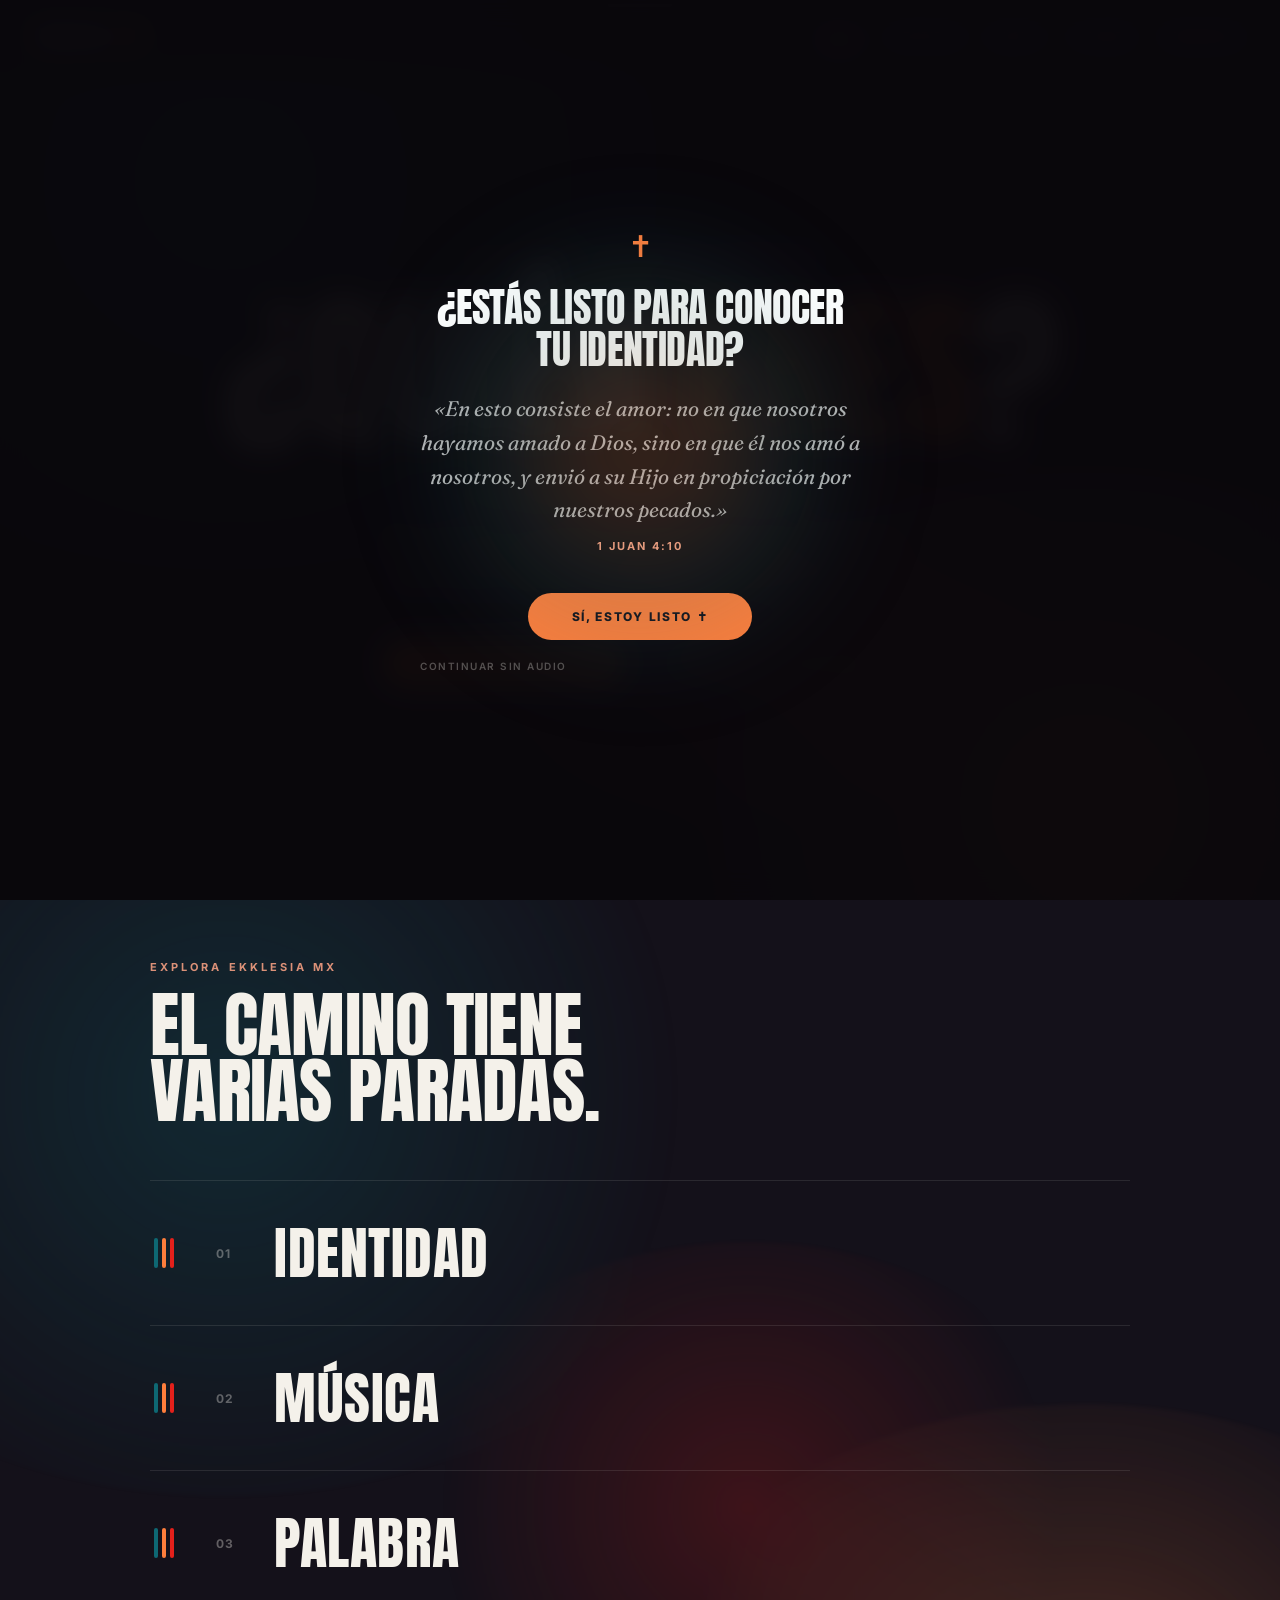
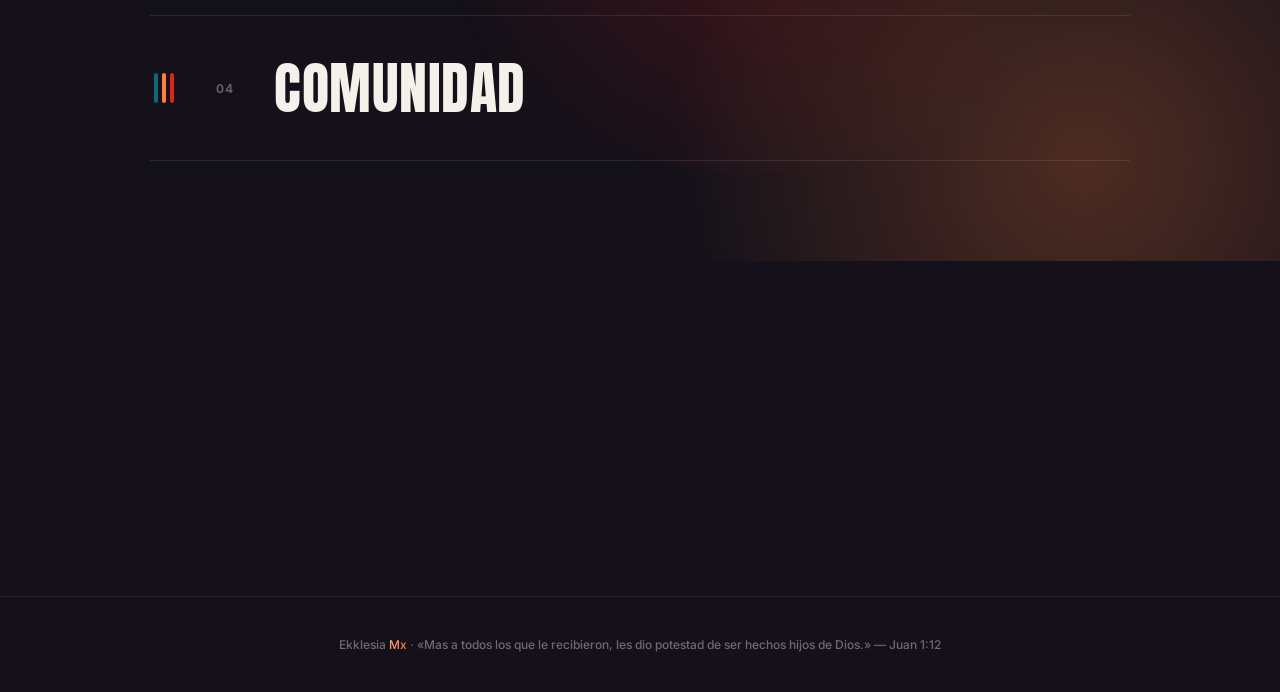
<file: index.html>
<!DOCTYPE html>
<html lang="es">
<head>
<meta charset="UTF-8">
<meta name="viewport" content="width=device-width, initial-scale=1.0">
<title>EkklesiaMx — ¿Quién Eres?</title>
<meta name="description" content="EkklesiaMx — Reunión de Discípulos. Descubre tu identidad en Cristo.">
<link rel="preconnect" href="https://fonts.googleapis.com">
<link rel="preconnect" href="https://fonts.gstatic.com" crossorigin>
<link href="https://fonts.googleapis.com/css2?family=Anton&family=Fraunces:ital,opsz,wght@1,9..144,500&family=Inter:wght@400;500;600;700;800&display=swap" rel="stylesheet">
<link rel="stylesheet" href="assets/styles.css">
<style>
/* ── HERO ── */
.hero{min-height:100svh;display:flex;flex-direction:column;align-items:center;justify-content:center;text-align:center;padding:140px 24px 100px;overflow:hidden;}
.hero-content{position:relative;z-index:2;}
.hero-eyebrow{font-size:11px;font-weight:700;letter-spacing:.34em;text-transform:uppercase;color:var(--peach);opacity:.85;margin-bottom:26px;animation:fadeUp .8s ease both;}
.hero-title{font-size:clamp(64px,17vw,168px);color:var(--cream);letter-spacing:-.01em;margin-bottom:8px;animation:fadeUp .8s .08s ease both;}
.hero-title .x{color:var(--burnt);}
.hero-sub{font-size:clamp(14px,2.2vw,17px);font-weight:600;text-transform:uppercase;letter-spacing:.06em;line-height:1.6;color:rgba(244,241,234,.75);max-width:560px;margin:0 auto 18px;animation:fadeUp .8s .2s ease both;}
.hero-verse{font-size:clamp(16px,2.3vw,20px);color:var(--peach);opacity:.85;max-width:520px;margin:0 auto 50px;line-height:1.55;animation:fadeUp .8s .28s ease both;}
.hero-ctas{display:flex;gap:14px;flex-wrap:wrap;justify-content:center;animation:fadeUp .8s .36s ease both;}
@keyframes fadeUp{from{opacity:0;transform:translateY(22px);}to{opacity:1;transform:translateY(0);}}

/* ── ÍNDICE / BUSCADOR (lista larga, hover ilumina) ── */
.index-section{background:var(--ink);padding-top:60px;position:relative;overflow:hidden;}
.index-head{margin-bottom:56px;position:relative;z-index:2;}
.index-list{display:flex;flex-direction:column;position:relative;z-index:2;}
.index-row{position:relative;display:block;text-decoration:none;border-top:1px solid rgba(244,241,234,.1);overflow:hidden;}
.index-link{
  display:flex;align-items:center;gap:28px;padding:30px 4px;position:relative;z-index:2;
  transition:padding .4s var(--ease);
}
.index-bars{display:flex;gap:4px;flex-shrink:0;width:34px;}
.index-bars span{display:block;width:4px;height:30px;border-radius:3px;background:var(--slate);transition:background .4s var(--ease),height .4s var(--ease),box-shadow .4s var(--ease);}
.index-bars span:nth-child(1){background:var(--lagoon);}
.index-bars span:nth-child(2){background:var(--burnt);}
.index-bars span:nth-child(3){background:var(--lust);}
.index-num{font-family:'Inter',sans-serif;font-size:12px;font-weight:700;letter-spacing:.1em;color:rgba(244,241,234,.35);flex-shrink:0;width:30px;}
.index-word{
  font-family:'Anton',sans-serif;text-transform:uppercase;
  font-size:clamp(28px,5vw,56px);color:var(--cream);letter-spacing:.01em;
  transition:transform .45s var(--ease), filter .45s var(--ease), color .3s var(--ease);
  transform-origin:left center;position:relative;
  filter:drop-shadow(0 0 0 transparent);
}
.index-desc{
  margin-left:auto;font-family:'Inter',sans-serif;font-size:13px;line-height:1.5;color:rgba(244,241,234,.45);
  max-width:320px;text-align:right;opacity:0;transform:translateX(8px);transition:opacity .35s,transform .35s;
  display:none;
}
.index-row .ver-mas{display:none;flex-shrink:0;margin:0;opacity:0;transform:translateX(8px);transition:opacity .35s,transform .35s;}
@media(min-width:761px){.index-desc{display:block;}.index-row .ver-mas{display:inline-flex;}}
.index-row:hover .index-bars span{height:46px;}
.index-row:hover .index-bars span:nth-child(1){box-shadow:0 0 14px 2px rgba(14,104,115,.7);}
.index-row:hover .index-bars span:nth-child(2){box-shadow:0 0 14px 2px rgba(254,126,60,.7);}
.index-row:hover .index-bars span:nth-child(3){box-shadow:0 0 14px 2px rgba(228,32,27,.7);}
.index-row:hover .index-word{
  transform:scale(1.16) translateX(10px);
  color:var(--ink);
  filter:drop-shadow(0 0 14px rgba(254,126,60,.85)) drop-shadow(0 0 30px rgba(228,32,27,.5)) drop-shadow(0 0 4px rgba(244,241,234,.9));
}
.index-row:hover .index-desc{opacity:0;}
.index-row:hover .ver-mas{opacity:1;transform:translateX(0);}
.index-row:hover .index-link{padding-left:14px;}
.index-row::after{content:'';position:absolute;inset:0;background:linear-gradient(90deg,rgba(254,126,60,.07),transparent 70%);opacity:0;transition:opacity .4s var(--ease);z-index:1;}
.index-row:hover::after{opacity:1;}
.index-list .index-row:last-child{border-bottom:1px solid rgba(244,241,234,.1);}

/* ── INTRO BLOCK debajo del índice ── */
.intro-block{padding-top:0;}
.intro-grid{display:grid;grid-template-columns:1.1fr .9fr;gap:64px;align-items:start;}
.intro-quote{font-size:clamp(20px,2.6vw,28px);line-height:1.5;color:var(--cream);}
.intro-quote .ref{display:block;margin-top:18px;font-family:'Inter',sans-serif;font-style:normal;font-size:11px;font-weight:700;letter-spacing:.16em;text-transform:uppercase;color:var(--burnt);}
.intro-side p{margin-bottom:18px;}

@media(max-width:760px){
  .index-link{gap:16px;padding:22px 4px;}
  .index-num{display:none;}
  .intro-grid{grid-template-columns:1fr;gap:32px;}
}

/* ── MODAL IDENTIDAD (bienvenida + audio) ── */
#modal-identidad{position:fixed;inset:0;z-index:10000;display:flex;align-items:center;justify-content:center;background:rgba(10,8,12,0.97);backdrop-filter:blur(14px);transition:opacity .6s ease,visibility .6s ease;}
#modal-identidad.modal-oculto{opacity:0;visibility:hidden;pointer-events:none;}
.modal-identidad-box{text-align:center;max-width:520px;padding:48px 40px;position:relative;z-index:2;}
.modal-identidad-orb{position:absolute;top:50%;left:50%;transform:translate(-50%,-50%);width:420px;height:420px;border-radius:50%;
  background:radial-gradient(circle, rgba(254,126,60,.25), rgba(14,104,115,.18) 55%, transparent 75%);
  filter:blur(50px);animation:orbPulse 6s ease-in-out infinite alternate;pointer-events:none;}
@keyframes orbPulse{0%{transform:translate(-50%,-50%) scale(1);}100%{transform:translate(-50%,-50%) scale(1.15);}}
.modal-identidad-cross{font-size:30px;margin-bottom:22px;display:block;color:var(--burnt);}
.modal-identidad-title{font-family:'Anton',sans-serif;text-transform:uppercase;font-size:clamp(26px,5vw,40px);color:#fff;line-height:1.05;margin-bottom:22px;}
.modal-identidad-verse{font-family:'Fraunces',serif;font-style:italic;font-size:clamp(17px,2.4vw,21px);color:rgba(255,255,255,0.7);line-height:1.6;margin-bottom:12px;}
.modal-identidad-ref{font-family:'Inter',sans-serif;font-size:11px;font-weight:700;letter-spacing:.18em;text-transform:uppercase;color:var(--peach);margin-bottom:40px;display:block;}
#btn-comenzar-viaje{background:var(--burnt);color:var(--ink);border:none;border-radius:50px;padding:16px 44px;font-family:'Inter',sans-serif;font-size:12px;font-weight:800;letter-spacing:.14em;text-transform:uppercase;transition:transform .25s var(--ease),box-shadow .25s;}
#btn-comenzar-viaje:hover{transform:scale(1.05) translateY(-2px);box-shadow:0 16px 44px rgba(254,126,60,.35);}
.modal-skip{display:block;margin-top:20px;font-family:'Inter',sans-serif;font-size:10px;font-weight:600;letter-spacing:.15em;text-transform:uppercase;color:rgba(244,241,234,0.3);background:none;border:none;}
.modal-skip:hover{color:rgba(244,241,234,0.6);}
</style>
</head>
<body>

<!-- MODAL: BIENVENIDA -->
<div id="modal-identidad" role="dialog" aria-modal="true" aria-labelledby="modal-title">
  <div class="modal-identidad-box">
    <div class="modal-identidad-orb"></div>
    <span class="modal-identidad-cross">✝</span>
    <h2 class="modal-identidad-title" id="modal-title">¿Estás listo para conocer<br>tu identidad?</h2>
    <p class="modal-identidad-verse">«En esto consiste el amor: no en que nosotros hayamos amado a Dios, sino en que él nos amó a nosotros, y envió a su Hijo en propiciación por nuestros pecados.»</p>
    <span class="modal-identidad-ref">1 Juan 4:10</span>
    <button id="btn-comenzar-viaje">Sí, estoy listo ✝</button>
    <button class="modal-skip" id="btn-skip">Continuar sin audio</button>
  </div>
  <audio id="musica-fondo" loop preload="none">
    <source src="audio/inicio-tema.mp3" type="audio/mpeg">
  </audio>
</div>

<div id="progress-bar"></div>

<!-- PESTAÑA-ÍNDICE EN LA ORILLA SUPERIOR -->
<button id="indexPull" aria-label="Mostrar índice de secciones" data-hover></button>
<nav id="indexPanel" aria-label="Índice de secciones">
  <a href="index.html" class="index-panel-link">Inicio</a>
  <a href="identidad.html" class="index-panel-link">Identidad</a>
  <a href="musica.html" class="index-panel-link">Música</a>
  <a href="palabra.html" class="index-panel-link">Palabra</a>
  <a href="comunidad.html" class="index-panel-link">Comunidad</a>
</nav>

<!-- MENU OVERLAY (mobile) -->
<div class="menu-overlay" id="menuOverlay">
  <nav class="menu-nav" role="navigation" aria-label="Menú principal">
    <a href="index.html"><span class="menu-dot"></span>Inicio</a>
    <a href="identidad.html"><span class="menu-dot"></span>Identidad</a>
    <a href="musica.html"><span class="menu-dot"></span>Música</a>
    <a href="palabra.html"><span class="menu-dot"></span>Palabra</a>
    <a href="comunidad.html"><span class="menu-dot"></span>Comunidad</a>
  </nav>
</div>

<!-- NAV -->
<nav id="mainNav">
  <a href="index.html" class="nav-brand">Ekklesia <span class="brand-mx fire-gradient-text">Mx</span></a>
  <div class="nav-links">
    <a href="index.html" class="nav-link">Inicio</a>
    <a href="identidad.html" class="nav-link">Identidad</a>
    <a href="musica.html" class="nav-link">Música</a>
    <a href="palabra.html" class="nav-link">Palabra</a>
    <a href="comunidad.html" class="nav-link">Comunidad</a>
  </div>
  <div class="hamburger" id="hamburgerBtn" aria-label="Abrir menú" role="button" tabindex="0">
    <span></span><span></span><span></span>
  </div>
</nav>

<!-- HERO -->
<section class="hero" id="hero">
  <div class="fire-waves"><span class="fw3"></span></div>
  <div class="hero-content">
    <p class="hero-eyebrow reveal">Ekklesia&nbsp;Mx&nbsp;·&nbsp;Reunión&nbsp;de&nbsp;Discípulos</p>
    <h1 class="hero-title">¿Quién <span class="x">Eres</span>?</h1>
    <p class="hero-sub">Eres el sueño eterno de Dios<br>y el rescate perfecto de Cristo.</p>
    <p class="hero-verse">«Tu verdadera identidad comenzó antes de la fundación del mundo y quedó sellada para siempre en la cruz.»</p>
    <div class="hero-ctas">
      <a href="https://open.spotify.com/intl-es/track/3nOjFj0WWbsci9foo3o2tk" target="_blank" rel="noopener" class="btn btn-primary">▶ Escuchar en Spotify</a>
      <a href="identidad.html" class="btn btn-outline">✝ Descubrir mi identidad</a>
    </div>
  </div>
</section>

<!-- ÍNDICE -->
<section class="index-section" id="indice">
  <div class="fire-waves" style="opacity:.5;"><span class="fw3"></span></div>
  <div class="container">
    <div class="index-head reveal">
      <span class="eyebrow">Explora Ekklesia&nbsp;Mx</span>
      <h2 class="title-lg">El camino tiene<br>varias paradas.</h2>
    </div>
    <div class="index-list reveal">
      <a href="identidad.html" class="index-row">
        <span class="index-link">
          <span class="index-bars"><span></span><span></span><span></span></span>
          <span class="index-num">01</span>
          <span class="index-word">Identidad</span>
          <span class="index-desc">Antes de que existiera el mundo, Dios ya te había soñado. Aquí descubres las verdades que la cruz selló sobre quién eres.</span>
          <span class="ver-mas">Ver más <span class="arrow">→</span></span>
        </span>
      </a>
      <a href="musica.html" class="index-row">
        <span class="index-link">
          <span class="index-bars"><span></span><span></span><span></span></span>
          <span class="index-num">02</span>
          <span class="index-word">Música</span>
          <span class="index-desc">La música nutre el alma y nos alinea con una realidad constante de adoración — cantos que declaran quién es Dios cuando todo lo demás calla.</span>
          <span class="ver-mas">Ver más <span class="arrow">→</span></span>
        </span>
      </a>
      <a href="palabra.html" class="index-row">
        <span class="index-link">
          <span class="index-bars"><span></span><span></span><span></span></span>
          <span class="index-num">03</span>
          <span class="index-word">Palabra</span>
          <span class="index-desc">La Palabra no es un libro más en el estante — es la voz de Dios que sigue hablando hoy, tan viva y cortante como el primer día.</span>
          <span class="ver-mas">Ver más <span class="arrow">→</span></span>
        </span>
      </a>
      <a href="comunidad.html" class="index-row">
        <span class="index-link">
          <span class="index-bars"><span></span><span></span><span></span></span>
          <span class="index-num">04</span>
          <span class="index-word">Comunidad</span>
          <span class="index-desc">Nadie crece solo en la fe. Aquí encuentras caminantes reales, hambrientos de Dios, que oran, fallan y se levantan juntos contigo.</span>
          <span class="ver-mas">Ver más <span class="arrow">→</span></span>
        </span>
      </a>
    </div>
  </div>
</section>

<!-- INTRO / QUIÉN SOY breve -->
<section class="intro-block" id="quien-soy">
  <div class="container">
    <div class="intro-grid reveal">
      <div class="reveal-left" data-once="false">
        <span class="eyebrow">Una nota personal</span>
        <p class="intro-quote">No vengo con títulos ni credenciales religiosas. Soy un hijo más de Dios, redimido a través de Cristo, que sigue aprendiendo, fallando y levantándose.<span class="ref">— No soy teólogo, soy caminante.</span></p>
      </div>
      <div class="intro-side body-text reveal-right" data-once="false">
        <p>Lo único que me mueve es lo que Jesús mismo nos encargó: <em>«Id y haced discípulos a todas las naciones.»</em></p>
        <p>Este espacio no es de un experto — es de un caminante que encontró el Camino y quiere que tú también lo encuentres.</p>
        <a href="comunidad.html" class="ver-mas">Conoce la comunidad <span class="arrow">→</span></a>
      </div>
    </div>
  </div>
</section>

<footer>Ekklesia <span class="brand-mx fire-gradient-text">Mx</span> · «Mas a todos los que le recibieron, les dio potestad de ser hechos hijos de Dios.» — Juan 1:12</footer>

<script>window.EKKLESIA_TRACK = { useExisting:'musica-fondo' };</script>
<script src="assets/app.js"></script>
<script>
// ── MODAL IDENTIDAD + AUDIO ──
(function(){
  const modal   = document.getElementById('modal-identidad');
  const btnPlay = document.getElementById('btn-comenzar-viaje');
  const btnSkip = document.getElementById('btn-skip');
  const audio   = document.getElementById('musica-fondo');
  if (audio) audio.volume = 0.20;
  function cerrarModal(reproducir){
    modal.classList.add('modal-oculto');
    document.body.style.overflow = '';
    if (reproducir && audio) audio.play().catch(err => console.warn('Audio bloqueado:', err));
  }
  document.body.style.overflow = 'hidden';
  if (btnPlay) btnPlay.addEventListener('click', () => cerrarModal(true));
  if (btnSkip) btnSkip.addEventListener('click', () => cerrarModal(false));
})();
</script>
</body>
</html>
</file>
<file: assets/styles.css>
/* ════════════════════════════════════════════════════
   EKKLESIAMX — Sistema de diseño base
   Paleta: navy/teal oscuro (noche) + coral-naranja (fuego)
   ════════════════════════════════════════════════════ */

:root{
  /* — Fondo / superficies — */
  --ink:        #14111A;   /* fondo base, casi negro con tinte violeta */
  --pearl:      #1A2C30;   /* panel secundario, teal-noche */
  --navy:       #242F49;   /* superficie elevada / cards */
  --slate:      #384358;   /* borde / superficie hover */
  --cream:      #F4F1EA;   /* texto claro, fondos puntuales claros */

  /* — Acentos cálidos (fuego) — */
  --burnt:      #FE7E3C;   /* acento principal, CTA */
  --lust:       #E4201B;   /* acento urgencia, WhatsApp/alerta */
  --peach:      #FFA586;   /* highlight cálido sobre oscuro */
  --maroon:     #541A2E;   /* acento profundo, fondos de detalle */

  /* — Acentos fríos — */
  --lagoon:     #0E6873;   /* acento frío, focus/links */
  --copper:     #61413C;   /* neutro cálido, texto secundario sobre claro */

  --radius-sm: 8px;
  --radius-md: 16px;
  --radius-lg: 28px;
  --ease: cubic-bezier(.16,.84,.32,1);
}

/* ── DEGRADADO DE FUEGO (ondas cálidas en movimiento) ──
   Usa toda la gama cálida de la paleta: peach → burnt → lust → maroon.
   Aplicado vía background-clip:text para acentos de marca (ej. "Mx"). */
.fire-gradient-text{
  background:linear-gradient(100deg, var(--peach) 0%, var(--burnt) 28%, var(--lust) 55%, var(--maroon) 75%, var(--burnt) 100%);
  background-size:280% 100%;
  -webkit-background-clip:text; background-clip:text;
  -webkit-text-fill-color:transparent; color:transparent;
  animation:fireShift 9s ease-in-out infinite;
}
@keyframes fireShift{
  0%{background-position:0% 50%;}
  50%{background-position:100% 50%;}
  100%{background-position:0% 50%;}
}
@media(prefers-reduced-motion:reduce){ .fire-gradient-text{ animation:none; } }

*,*::before,*::after{box-sizing:border-box;margin:0;padding:0;}
html{scroll-behavior:smooth;}
body{
  font-family:'Inter',sans-serif;
  background:var(--ink);
  color:var(--cream);
  overflow-x:hidden;
  position:relative;
  cursor:none;
}
a, button, .id-card, .nav-link, .menu-nav a, .hamburger, .lang-toggle, .index-link{cursor:none;}

::selection{background:var(--burnt);color:var(--ink);}

/* ── GRANO / TEXTURA (común a todas las secciones oscuras) ── */
.grain{
  position:fixed; inset:0; z-index:1; pointer-events:none;
  opacity:.13; mix-blend-mode:overlay;
  background-image:url("data:image/svg+xml,%3Csvg viewBox='0 0 256 256' xmlns='http://www.w3.org/2000/svg'%3E%3Cfilter id='n'%3E%3CfeTurbulence type='fractalNoise' baseFrequency='0.9' numOctaves='4' stitchTiles='stitch'/%3E%3C/filter%3E%3Crect width='100%25' height='100%25' filter='url(%23n)'/%3E%3C/svg%3E");
  background-size:180px;
}

/* ── ONDAS DE FUEGO: gradient-mesh animado, "fuego que consume en amor" ──
   Capa ambiental detrás de hero/secciones oscuras. Tres blobs radiales que
   respiran lentamente, mezclando teal-noche con naranja/rojo encendido. */
.fire-waves{
  position:absolute; inset:-10%; z-index:0; pointer-events:none; overflow:hidden;
  filter:blur(2px);
}
.fire-waves::before, .fire-waves::after, .fire-waves .fw3{
  content:''; position:absolute; border-radius:50%; mix-blend-mode:screen;
  will-change:transform,opacity;
}
.fire-waves::before{
  width:70%; height:70%; top:-10%; left:-12%;
  background:radial-gradient(circle, rgba(14,104,115,.55), rgba(14,104,115,0) 68%);
  animation:fwDriftA 16s ease-in-out infinite alternate;
}
.fire-waves::after{
  width:62%; height:62%; bottom:-14%; right:-10%;
  background:radial-gradient(circle, rgba(254,126,60,.5), rgba(228,32,27,.0) 70%);
  animation:fwDriftB 13s ease-in-out infinite alternate;
}
.fire-waves .fw3{
  width:46%; height:46%; top:38%; left:34%;
  background:radial-gradient(circle, rgba(228,32,27,.4), transparent 70%);
  animation:fwDriftC 19s ease-in-out infinite alternate;
}
@keyframes fwDriftA{0%{transform:translate(0,0) scale(1);}100%{transform:translate(6%,8%) scale(1.18);}}
@keyframes fwDriftB{0%{transform:translate(0,0) scale(1);}100%{transform:translate(-7%,-6%) scale(1.22);}}
@keyframes fwDriftC{0%{transform:translate(-4%,-3%) scale(1);opacity:.7;}100%{transform:translate(5%,4%) scale(1.3);opacity:1;}}
@media(prefers-reduced-motion:reduce){
  .fire-waves::before,.fire-waves::after,.fire-waves .fw3{animation:none;}
}

/* ── CURSOR PERSONALIZADO: un único punto ── */
#dot-cursor{
  position:fixed; top:0; left:0; width:9px; height:9px; border-radius:50%;
  background:var(--burnt); pointer-events:none; z-index:9999;
  transform:translate(-50%,-50%);
  opacity:0;
  transition:width .25s var(--ease), height .25s var(--ease), background .25s var(--ease), box-shadow .25s var(--ease), opacity .2s ease;
  box-shadow:0 0 12px 2px rgba(254,126,60,.55);
  mix-blend-mode:normal;
}
#dot-cursor.is-hover{width:34px;height:34px;background:rgba(254,126,60,.16);box-shadow:0 0 0 1.5px var(--burnt),0 0 24px 6px rgba(254,126,60,.35);}
#dot-cursor.is-down{width:7px;height:7px;}
@media(hover:none),(pointer:coarse){
  #dot-cursor{display:none;}
  body,a,button,.id-card,.nav-link,.menu-nav a,.hamburger,.lang-toggle,.index-link{cursor:auto;}
}

/* ── BOTÓN DE AUDIO FLOTANTE ── */
#audioToggle{
  position:fixed; bottom:26px; right:26px; z-index:250;
  width:52px; height:52px; border-radius:50%; border:1px solid rgba(244,241,234,.16);
  background:rgba(20,17,26,.78); backdrop-filter:blur(10px);
  display:flex; align-items:center; justify-content:center;
  transition:transform .3s var(--ease), border-color .3s, box-shadow .3s, opacity .3s ease;
}
#audioToggle:hover{transform:scale(1.08);border-color:rgba(254,126,60,.5);box-shadow:0 8px 28px rgba(254,126,60,.25);}
.audio-bars{display:flex;align-items:center;gap:3px;height:16px;}
.audio-bars i{display:block;width:3px;border-radius:2px;background:var(--burnt);animation:audioBar 1.1s ease-in-out infinite;}
.audio-bars i:nth-child(1){height:7px;animation-delay:0s;}
.audio-bars i:nth-child(2){height:15px;animation-delay:.18s;}
.audio-bars i:nth-child(3){height:10px;animation-delay:.36s;}
@keyframes audioBar{0%,100%{transform:scaleY(.45);}50%{transform:scaleY(1);}}
#audioToggle.is-muted .audio-bars i{animation-play-state:paused;background:rgba(244,241,234,.35);transform:scaleY(.3);}
@media(max-width:720px){#audioToggle{bottom:18px;right:18px;width:46px;height:46px;}}
body:has(#modal-identidad:not(.modal-oculto)) #audioToggle{opacity:0;pointer-events:none;}

/* ── TIPOGRAFÍA ── */
h1,h2,h3,.display{
  font-family:'Anton',sans-serif;
  text-transform:uppercase;
  letter-spacing:-.01em;
  line-height:.92;
  font-weight:400;
}
em, .verse-text, .quote{
  font-family:'Fraunces',serif;
  font-style:italic;
  font-optical-sizing:auto;
}

/* ── SCROLL PROGRESS ── */
#progress-bar{position:fixed;top:0;left:0;height:3px;width:0%;background:linear-gradient(90deg,var(--lagoon),var(--burnt),var(--lust),var(--peach));z-index:300;transition:width .1s linear;}

/* ── NAV ── */
nav#mainNav{
  position:fixed;top:0;left:0;right:0;z-index:200;
  display:flex;align-items:center;justify-content:space-between;
  padding:22px 36px;background:rgba(20,17,26,.72);backdrop-filter:blur(16px);
  border-bottom:1px solid rgba(255,165,134,.08);
}
.nav-brand{
  display:flex;align-items:baseline;gap:10px;text-decoration:none;
  font-family:'Anton',sans-serif;font-size:19px;letter-spacing:.06em;color:var(--cream);
}
.nav-brand .brand-mx{letter-spacing:.06em;}
.nav-links{display:flex;gap:28px;align-items:center;}
.nav-link{
  font-size:11px;font-weight:600;letter-spacing:.14em;text-transform:uppercase;
  color:rgba(244,241,234,.55);text-decoration:none;position:relative;padding:4px 0;
  transition:color .25s var(--ease);
}
.nav-link::after{content:'';position:absolute;left:0;bottom:-2px;width:0;height:1px;background:var(--burnt);transition:width .3s var(--ease);}
.nav-link:hover{color:var(--cream);}
.nav-link:hover::after{width:100%;}
.nav-link.is-active{color:var(--peach);}
.nav-link.is-active::after{width:100%;background:var(--peach);}

.hamburger{display:flex;flex-direction:column;gap:5px;cursor:none;padding:8px;}
.hamburger span{display:block;width:22px;height:2px;background:var(--cream);border-radius:2px;transition:transform .35s var(--ease),opacity .25s,width .3s;}
.hamburger.open span:nth-child(1){transform:translateY(7px) rotate(45deg);}
.hamburger.open span:nth-child(2){opacity:0;width:0;}
.hamburger.open span:nth-child(3){transform:translateY(-7px) rotate(-45deg);}
@media(min-width:861px){.hamburger{display:none;}}
@media(max-width:860px){.nav-links{display:none;}}

/* ── MENU OVERLAY (mobile / global) ── */
.menu-overlay{position:fixed;inset:0;z-index:150;background:var(--ink);display:flex;align-items:center;justify-content:center;pointer-events:none;clip-path:circle(0% at calc(100% - 50px) 46px);transition:clip-path .6s var(--ease);}
.menu-overlay.open{pointer-events:all;clip-path:circle(150% at calc(100% - 50px) 46px);}
.menu-nav{display:flex;flex-direction:column;gap:4px;text-align:right;padding:24px;}
.menu-nav a{
  font-family:'Anton',sans-serif;text-transform:uppercase;
  font-size:clamp(26px,5vw,46px);color:rgba(244,241,234,.45);text-decoration:none;
  letter-spacing:-.01em;line-height:1.25;transition:color .25s,transform .25s;
  display:flex;align-items:center;justify-content:flex-end;gap:14px;
  transform:translateX(20px);opacity:0;padding:6px 0;
}
.menu-overlay.open .menu-nav a{opacity:1;transform:translateX(0);}
.menu-nav a:hover,.menu-nav a.is-active{color:var(--cream);}
.menu-nav a.is-active{color:var(--peach);}
.menu-nav a:nth-child(1){transition-delay:.05s;}.menu-nav a:nth-child(2){transition-delay:.09s;}.menu-nav a:nth-child(3){transition-delay:.13s;}.menu-nav a:nth-child(4){transition-delay:.17s;}.menu-nav a:nth-child(5){transition-delay:.21s;}.menu-nav a:nth-child(6){transition-delay:.25s;}.menu-nav a:nth-child(7){transition-delay:.29s;}.menu-nav a:nth-child(8){transition-delay:.33s;}.menu-nav a:nth-child(9){transition-delay:.37s;}.menu-nav a:nth-child(10){transition-delay:.41s;}
.menu-nav a span.menu-dot{display:inline-block;width:7px;height:7px;border-radius:50%;background:var(--burnt);opacity:0;transition:opacity .25s;flex-shrink:0;}
.menu-nav a:hover span.menu-dot,.menu-nav a.is-active span.menu-dot{opacity:1;}

/* ── PESTAÑA-ÍNDICE EN LA ORILLA SUPERIOR ──
   Una línea discreta pegada arriba al centro; al acercar el cursor se
   despliega en línea recta hacia abajo, mostrando los apartados, y se
   ilumina mientras permanece abierta. */
#indexPull{
  position:fixed; top:0; left:50%; transform:translateX(-50%);
  width:130px; height:14px; z-index:210;
  display:flex; align-items:flex-start; justify-content:center;
  background:transparent; border:none; padding:0; cursor:none;
}
#indexPull::before{
  content:''; display:block; margin-top:4px; width:64px; height:3px; border-radius:0 0 4px 4px;
  background:rgba(244,241,234,.22);
  box-shadow:0 0 0 0 rgba(254,126,60,0);
  transition:background .35s var(--ease), box-shadow .4s var(--ease), width .35s var(--ease);
}
#indexPull.lit::before{
  width:96px; background:var(--burnt);
  box-shadow:0 0 18px 3px rgba(254,126,60,.65), 0 0 38px 10px rgba(228,32,27,.3);
}
#indexPanel{
  position:fixed; top:0; left:0; right:0; z-index:205;
  display:flex; justify-content:center; gap:48px;
  padding:26px 24px 22px; background:rgba(20,17,26,.92); backdrop-filter:blur(18px);
  border-bottom:1px solid rgba(254,126,60,.14);
  transform:translateY(-100%); opacity:0; pointer-events:none;
  transition:transform .5s var(--ease), opacity .4s var(--ease);
}
#indexPanel.open{transform:translateY(0); opacity:1; pointer-events:all;}
.index-panel-link{
  font-family:'Inter',sans-serif; font-size:11px; font-weight:700; letter-spacing:.16em; text-transform:uppercase;
  color:rgba(244,241,234,.55); text-decoration:none; position:relative; padding:6px 2px;
  transition:color .3s var(--ease), text-shadow .3s var(--ease);
}
.index-panel-link::after{content:'';position:absolute;left:0;right:0;bottom:0;height:1px;background:var(--burnt);transform:scaleX(0);transition:transform .3s var(--ease);}
.index-panel-link:hover, .index-panel-link.is-active{
  color:var(--cream);
  text-shadow:0 0 12px rgba(254,126,60,.8), 0 0 26px rgba(228,32,27,.4);
}
.index-panel-link:hover::after, .index-panel-link.is-active::after{transform:scaleX(1);}
@media(max-width:760px){#indexPull,#indexPanel{display:none;}}

/* ── BOTONES ── */
.btn{display:inline-flex;align-items:center;gap:10px;padding:15px 30px;border-radius:50px;font-family:'Inter',sans-serif;font-size:12px;font-weight:700;letter-spacing:.1em;text-transform:uppercase;text-decoration:none;border:none;transition:transform .25s var(--ease),box-shadow .25s var(--ease),background .25s;}
.btn:hover{transform:translateY(-2px);}
.btn-primary{background:var(--burnt);color:var(--ink);}
.btn-primary:hover{box-shadow:0 14px 36px rgba(254,126,60,.35);}
.btn-outline{background:transparent;color:var(--cream);border:1.5px solid rgba(244,241,234,.3);}
.btn-outline:hover{border-color:var(--lagoon);color:var(--lagoon);}
.btn-green{background:#25D366;color:#06200f;}
.btn-red{background:var(--lust);color:#fff;}
.btn-spotify{background:#1DB954;color:#06200f;}
.btn-bible{background:linear-gradient(135deg,var(--peach),var(--burnt));color:var(--ink);}
.btn-lagoon{background:var(--lagoon);color:var(--cream);}
.btn-lagoon:hover{box-shadow:0 14px 36px rgba(14,104,115,.4);}

/* ── LAYOUT ── */
section{padding:100px 24px;position:relative;}
.container{max-width:980px;margin:0 auto;position:relative;z-index:2;}
.eyebrow{font-size:11px;font-weight:700;letter-spacing:.28em;text-transform:uppercase;color:var(--peach);opacity:.85;margin-bottom:18px;display:block;}
.title-xl{font-size:clamp(48px,9vw,128px);color:var(--cream);margin-bottom:28px;}
.title-lg{font-size:clamp(36px,6vw,72px);color:var(--cream);margin-bottom:24px;}
.body-text{font-family:'Inter',sans-serif;font-size:16px;font-weight:400;line-height:1.75;color:rgba(244,241,234,.68);max-width:600px;}
.accent{color:var(--burnt);}
.accent-cold{color:var(--lagoon);}

.verse-block{margin:28px 0;padding:26px 30px;background:rgba(254,126,60,.06);border-left:2px solid var(--burnt);border-radius:4px var(--radius-md) var(--radius-md) 4px;}
.verse-text{font-size:clamp(17px,2.3vw,21px);line-height:1.6;color:var(--cream);margin-bottom:10px;}
.verse-ref{font-family:'Inter',sans-serif;font-size:11px;font-weight:700;letter-spacing:.14em;text-transform:uppercase;color:var(--burnt);font-style:normal;}

footer{background:var(--ink);color:rgba(244,241,234,.4);text-align:center;padding:40px 24px;font-size:12px;font-weight:500;border-top:1px solid rgba(244,241,234,.08);}
footer .brand-mx{letter-spacing:.02em;}

/* ── REVEAL (variantes cinemáticas) ── */
.reveal{opacity:0;transform:translateY(26px);transition:opacity .8s var(--ease),transform .8s var(--ease),clip-path .8s var(--ease);}
.reveal.visible{opacity:1;transform:translateY(0);}
.reveal-delay-1{transition-delay:.1s;}.reveal-delay-2{transition-delay:.2s;}.reveal-delay-3{transition-delay:.3s;}.reveal-delay-4{transition-delay:.4s;}

.reveal-left{opacity:0;transform:translateX(-48px);transition:opacity .8s var(--ease),transform .8s var(--ease);}
.reveal-left.visible{opacity:1;transform:translateX(0);}
.reveal-right{opacity:0;transform:translateX(48px);transition:opacity .8s var(--ease),transform .8s var(--ease);}
.reveal-right.visible{opacity:1;transform:translateX(0);}
.reveal-scale{opacity:0;transform:scale(.88);transition:opacity .85s var(--ease),transform .85s var(--ease);}
.reveal-scale.visible{opacity:1;transform:scale(1);}
.reveal-clip{opacity:0;clip-path:inset(0 0 100% 0);transition:opacity .6s var(--ease),clip-path .9s var(--ease);}
.reveal-clip.visible{opacity:1;clip-path:inset(0 0 0% 0);}
.reveal-glow{opacity:0;transform:translateY(20px);filter:drop-shadow(0 0 0 transparent);transition:opacity .9s var(--ease),transform .9s var(--ease),filter 1.1s var(--ease);}
.reveal-glow.visible{opacity:1;transform:translateY(0);filter:drop-shadow(0 0 22px rgba(254,126,60,.25));}

/* ── "VER MÁS" — enlace que conecta el resumen del inicio con la página profunda ── */
.ver-mas{
  display:inline-flex; align-items:center; gap:10px; text-decoration:none;
  font-family:'Inter',sans-serif; font-size:11px; font-weight:800; letter-spacing:.18em; text-transform:uppercase;
  color:var(--peach); position:relative; padding:4px 2px; margin-top:8px;
  transition:color .3s var(--ease), text-shadow .3s var(--ease), gap .3s var(--ease);
}
.ver-mas .arrow{display:inline-block;transition:transform .35s var(--ease);}
.ver-mas::after{content:'';position:absolute;left:0;bottom:0;height:1px;width:100%;background:var(--burnt);transform:scaleX(.18);transform-origin:left;transition:transform .35s var(--ease), box-shadow .35s var(--ease);}
.ver-mas:hover{color:var(--cream);gap:14px;text-shadow:0 0 14px rgba(254,126,60,.85), 0 0 30px rgba(228,32,27,.45);}
.ver-mas:hover .arrow{transform:translateX(5px);}
.ver-mas:hover::after{transform:scaleX(1);box-shadow:0 0 12px 1px rgba(254,126,60,.7);}

/* ── ÍCONO DE BIBLIA (pequeña ilustración SVG, no solo recuadro de texto) ── */
.bible-icon-svg{flex-shrink:0;}
.bible-icon-svg .b-cover{fill:url(#bibleGrad);}
.bible-icon-svg .b-pages{fill:var(--cream);opacity:.92;}
.bible-icon-svg .b-spine{fill:rgba(0,0,0,.25);}
.bible-icon-svg .b-cross{stroke:var(--cream);}

/* ── RESPONSIVE BASE ── */
@media(max-width:720px){
  nav#mainNav{padding:16px 20px;}
  section{padding:84px 20px;}
}
</file>
